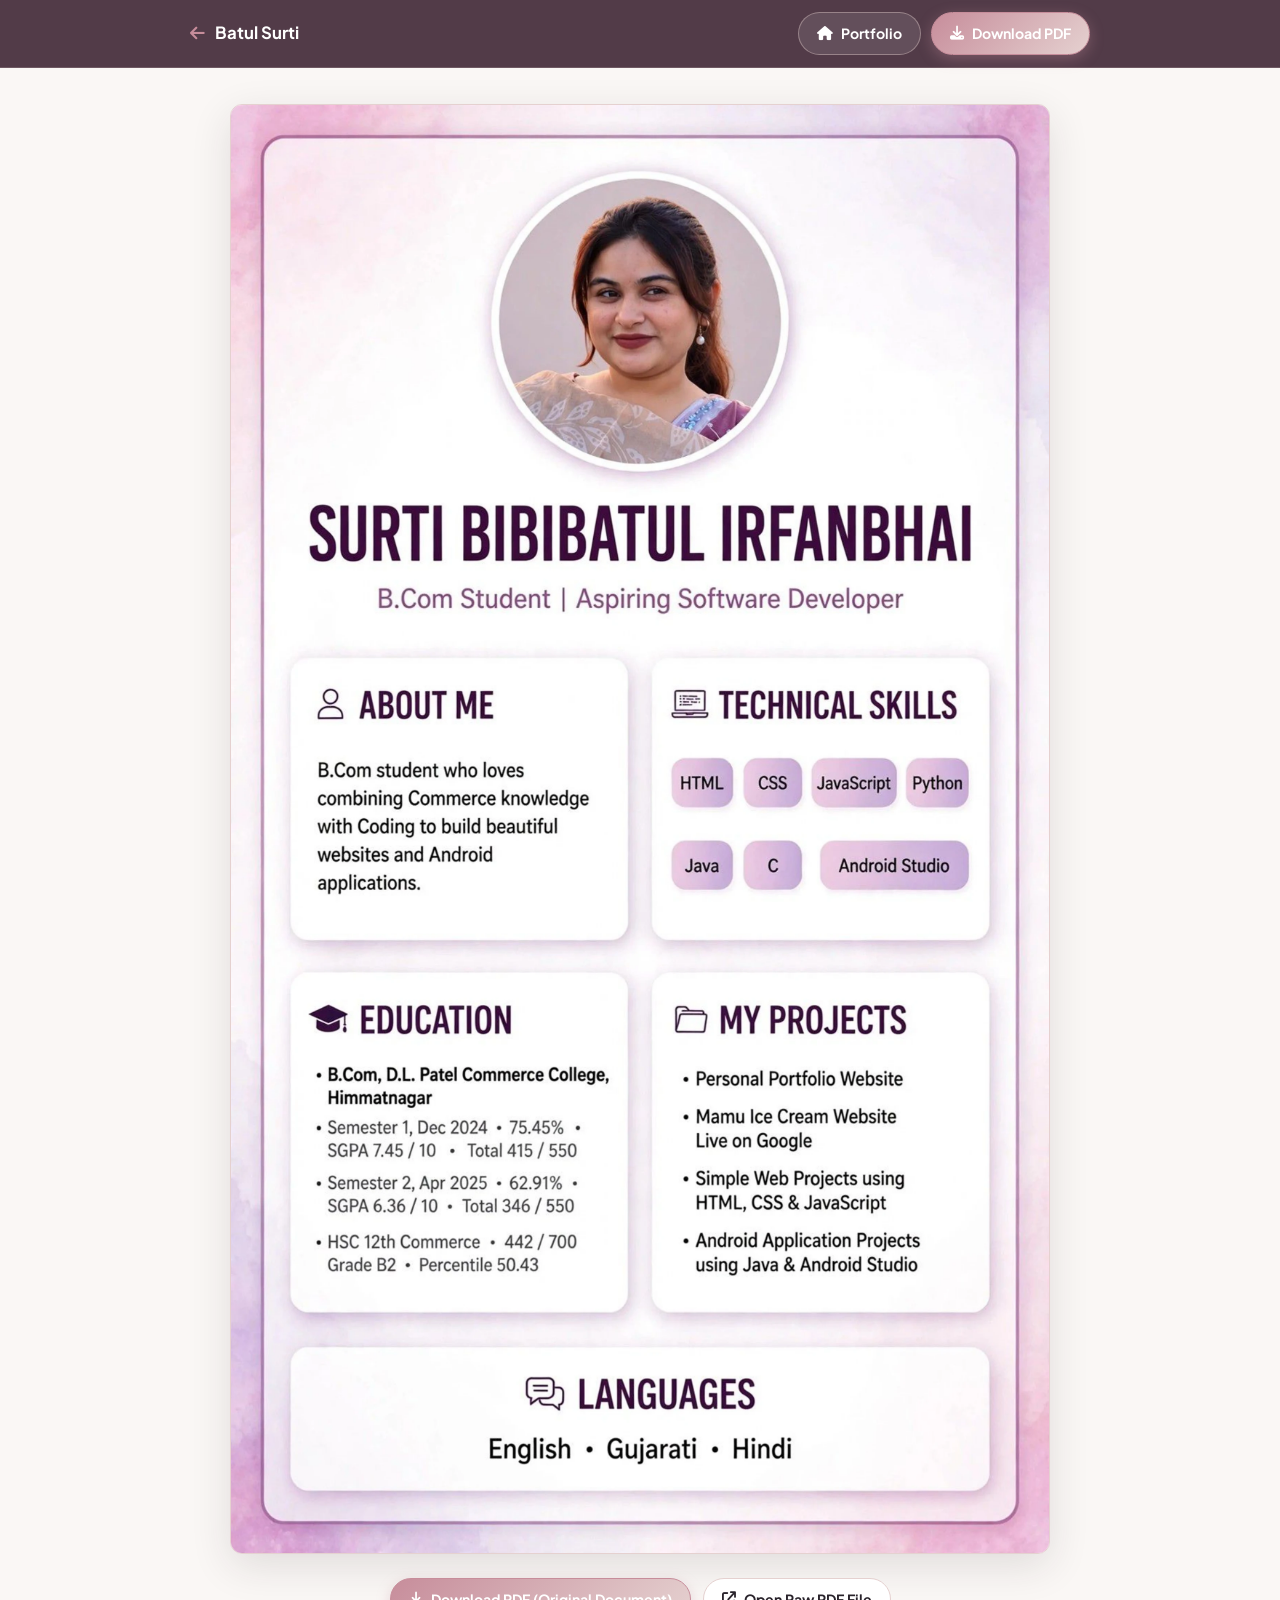
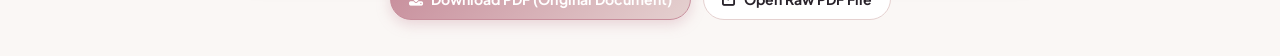
<file: resume.html>
<!DOCTYPE html>
<html lang="en">

<head>
  <meta charset="UTF-8">
  <meta name="viewport" content="width=device-width, initial-scale=1.0">
  <title>Batul Surti | Resume</title>

  <!-- SEO Meta -->
  <meta name="description" content="Resume of Batul Surti, Software Developer and Android Application Developer.">
  <meta name="author" content="Batul Surti">
  <meta name="theme-color" content="#49313F">

  <!-- Google Fonts -->
  <link rel="preconnect" href="https://fonts.googleapis.com">
  <link rel="preconnect" href="https://fonts.gstatic.com" crossorigin>
  <link
    href="https://fonts.googleapis.com/css2?family=Inter:wght@400;500;600;700&family=Plus+Jakarta+Sans:wght@600;700;800&display=swap"
    rel="stylesheet">

  <!-- Font Awesome Icons -->
  <link rel="stylesheet" href="https://cdnjs.cloudflare.com/ajax/libs/font-awesome/6.5.1/css/all.min.css"
    crossorigin="anonymous" referrerpolicy="no-referrer" />

  <style>
    :root {
      --primary: #C78D9B;
      --secondary: #49313F;
      --hover-color: #AD697D;
      --main-bg: #FAF7F5;
      --card-bg: #F1E8E3;
      --border-color: #E5D1D0;
      --heading-color: #29232B;
      --body-text: #594D5B;
      --radius-md: 12px;
      --radius-full: 999px;
    }

    * {
      box-sizing: border-box;
      margin: 0;
      padding: 0;
    }

    html, body {
      width: 100%;
      overflow-x: hidden;
      background-color: var(--main-bg);
      font-family: 'Inter', system-ui, -apple-system, sans-serif;
      color: var(--body-text);
      line-height: 1.6;
    }

    /* Top Sticky Navigation Bar */
    .resume-nav {
      position: sticky;
      top: 0;
      left: 0;
      right: 0;
      z-index: 100;
      background: rgba(73, 49, 63, 0.95);
      backdrop-filter: blur(14px);
      border-bottom: 1px solid rgba(229, 209, 208, 0.2);
      padding: 12px 20px;
    }

    .resume-nav-inner {
      max-width: 900px;
      margin: 0 auto;
      display: flex;
      align-items: center;
      justify-content: space-between;
      gap: 12px;
    }

    .brand-link {
      display: flex;
      align-items: center;
      gap: 10px;
      color: #FFFFFF;
      text-decoration: none;
      font-family: 'Plus Jakarta Sans', sans-serif;
      font-weight: 700;
      font-size: 1.05rem;
    }

    .brand-link i {
      color: var(--primary);
    }

    .nav-actions {
      display: flex;
      align-items: center;
      gap: 10px;
    }

    .btn {
      display: inline-flex;
      align-items: center;
      justify-content: center;
      gap: 8px;
      padding: 9px 18px;
      font-family: 'Plus Jakarta Sans', sans-serif;
      font-size: 0.88rem;
      font-weight: 700;
      border-radius: var(--radius-full);
      text-decoration: none;
      cursor: pointer;
      transition: all 0.2s ease;
      white-space: nowrap;
    }

    .btn-rose-gold {
      background: linear-gradient(135deg, var(--primary) 0%, #E5D1D0 100%);
      color: #FFFFFF;
      border: 1.5px solid var(--primary);
      box-shadow: 0 4px 14px rgba(199, 141, 155, 0.35);
    }

    .btn-rose-gold:hover {
      background: var(--hover-color);
      transform: translateY(-2px);
      box-shadow: 0 8px 20px rgba(173, 105, 125, 0.45);
    }

    .btn-outline {
      background: rgba(255, 255, 255, 0.1);
      color: #FFFFFF;
      border: 1.5px solid rgba(229, 209, 208, 0.4);
    }

    .btn-outline:hover {
      background: rgba(255, 255, 255, 0.2);
      border-color: #FFFFFF;
      transform: translateY(-2px);
    }

    /* Main Resume Sheet Container */
    .resume-main {
      width: 100%;
      max-width: 860px;
      margin: 0 auto;
      padding: clamp(16px, 3.5vw, 36px) clamp(10px, 2.5vw, 20px);
      display: flex;
      flex-direction: column;
      align-items: center;
    }

    .resume-sheet-wrap {
      width: 100%;
      background: #FFFFFF;
      border-radius: var(--radius-md);
      box-shadow: 0 12px 40px rgba(41, 35, 43, 0.12);
      border: 1px solid var(--border-color);
      overflow: hidden;
    }

    .resume-sheet-wrap picture,
    .resume-sheet-wrap img {
      width: 100%;
      height: auto;
      display: block;
      object-fit: contain;
    }

    /* Bottom Action Bar */
    .resume-bottom-bar {
      margin-top: 24px;
      width: 100%;
      display: flex;
      justify-content: center;
      gap: 12px;
      flex-wrap: wrap;
    }

    @media (max-width: 600px) {
      .resume-nav {
        padding: 10px 14px;
      }

      .brand-link span {
        font-size: 0.95rem;
      }

      .btn {
        padding: 8px 14px;
        font-size: 0.82rem;
      }

      .btn-outline span {
        display: none;
      }

      .resume-main {
        padding: 12px 6px;
      }

      .resume-bottom-bar .btn {
        width: 100%;
      }
    }
  </style>
</head>

<body>

  <!-- Top Navigation -->
  <header class="resume-nav">
    <div class="resume-nav-inner">
      <a href="index.html#education" class="brand-link" title="Return to Portfolio">
        <i class="fa-solid fa-arrow-left"></i>
        <span>Batul Surti</span>
      </a>

      <div class="nav-actions">
        <a href="index.html#education" class="btn btn-outline" title="Back to Portfolio">
          <i class="fa-solid fa-house"></i>
          <span>Portfolio</span>
        </a>
        <a href="BatulSurti-Resume.pdf" download="BatulSurti-Resume.pdf" class="btn btn-rose-gold" title="Download Resume PDF">
          <i class="fa-solid fa-download"></i>
          <span>Download PDF</span>
        </a>
      </div>
    </div>
  </header>

  <!-- Responsive Resume Viewer -->
  <main class="resume-main">
    <div class="resume-sheet-wrap">
      <picture>
        <source srcset="assets/images/resume-preview.webp" type="image/webp">
        <img src="assets/images/resume-preview.jpg" alt="Batul Surti Resume" loading="eager">
      </picture>
    </div>

    <div class="resume-bottom-bar">
      <a href="BatulSurti-Resume.pdf" download="BatulSurti-Resume.pdf" class="btn btn-rose-gold">
        <i class="fa-solid fa-download"></i>
        <span>Download PDF (Original Document)</span>
      </a>
      <a href="BatulSurti-Resume.pdf" target="_blank" rel="noopener noreferrer" class="btn btn-outline" style="color: var(--heading-color); border-color: var(--border-color); background: #FFFFFF;">
        <i class="fa-solid fa-arrow-up-right-from-square"></i>
        <span>Open Raw PDF File</span>
      </a>
    </div>
  </main>

</body>

</html>
</file>
